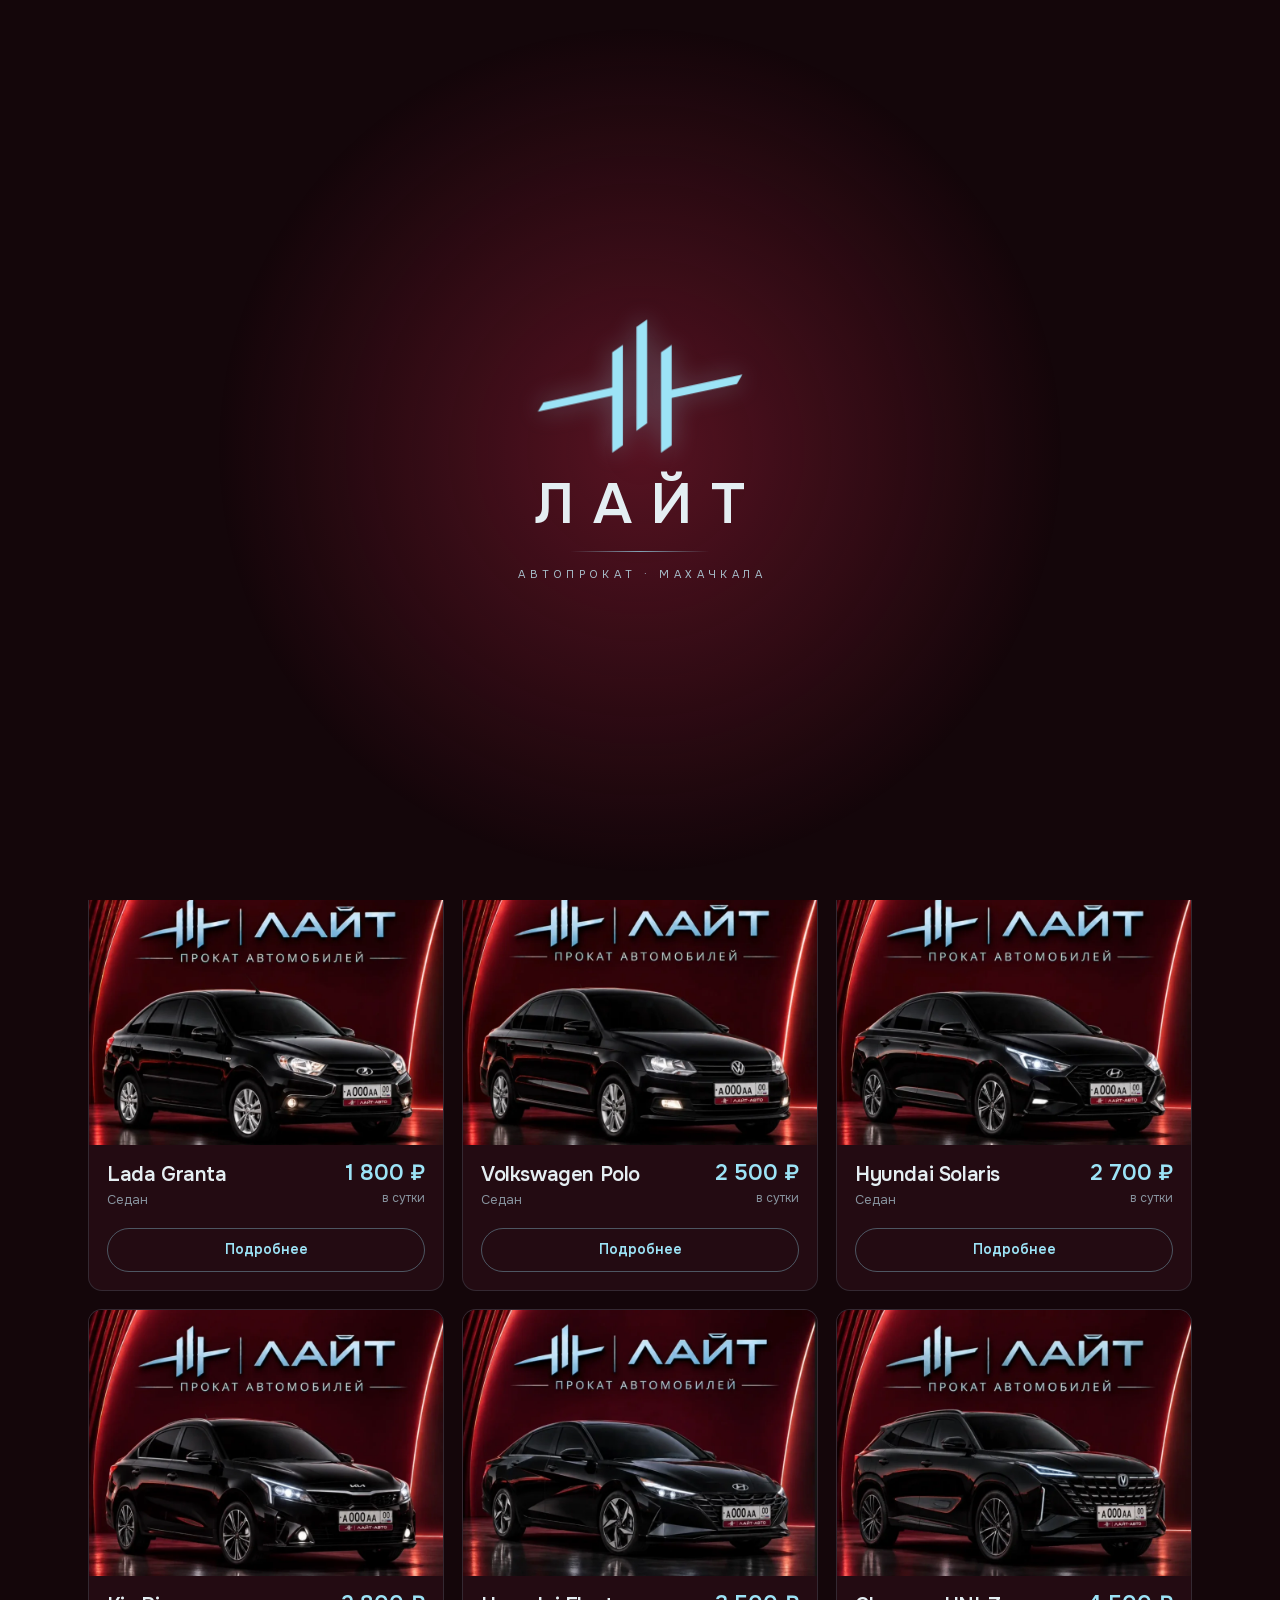
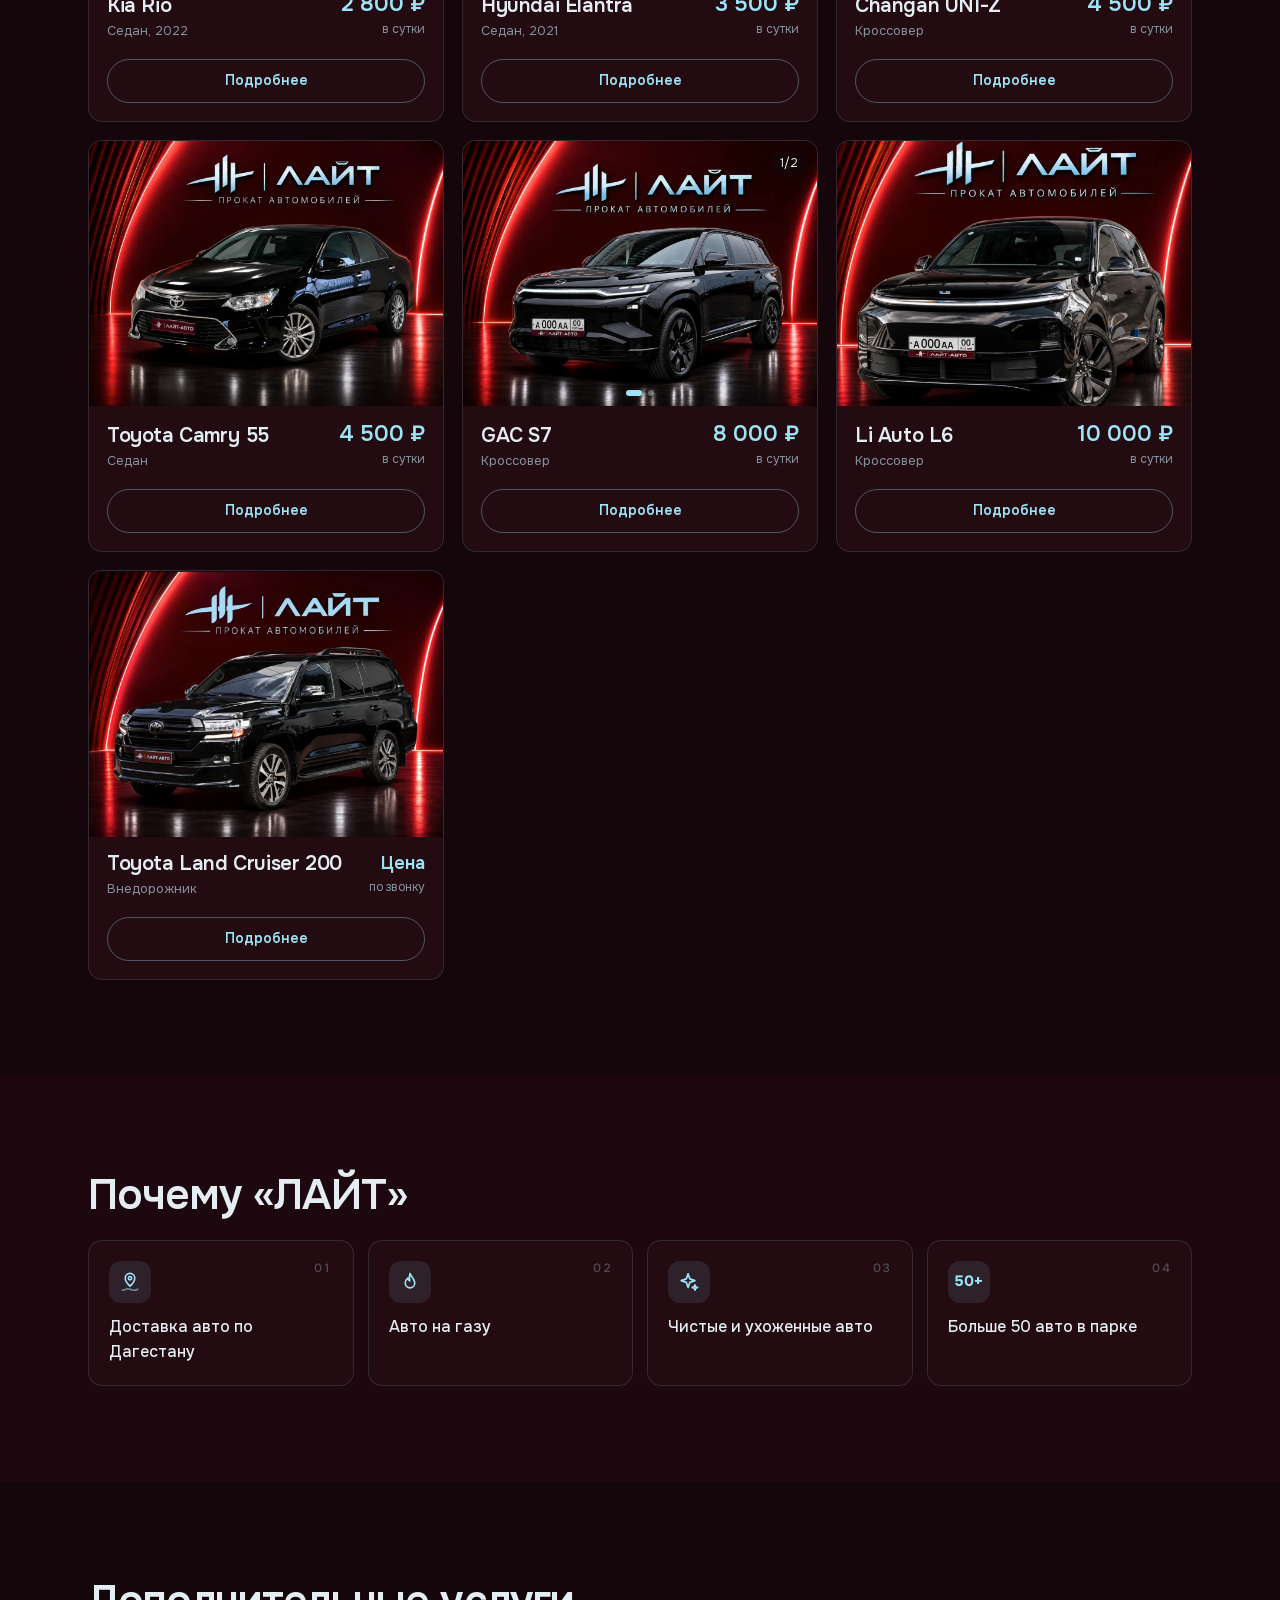
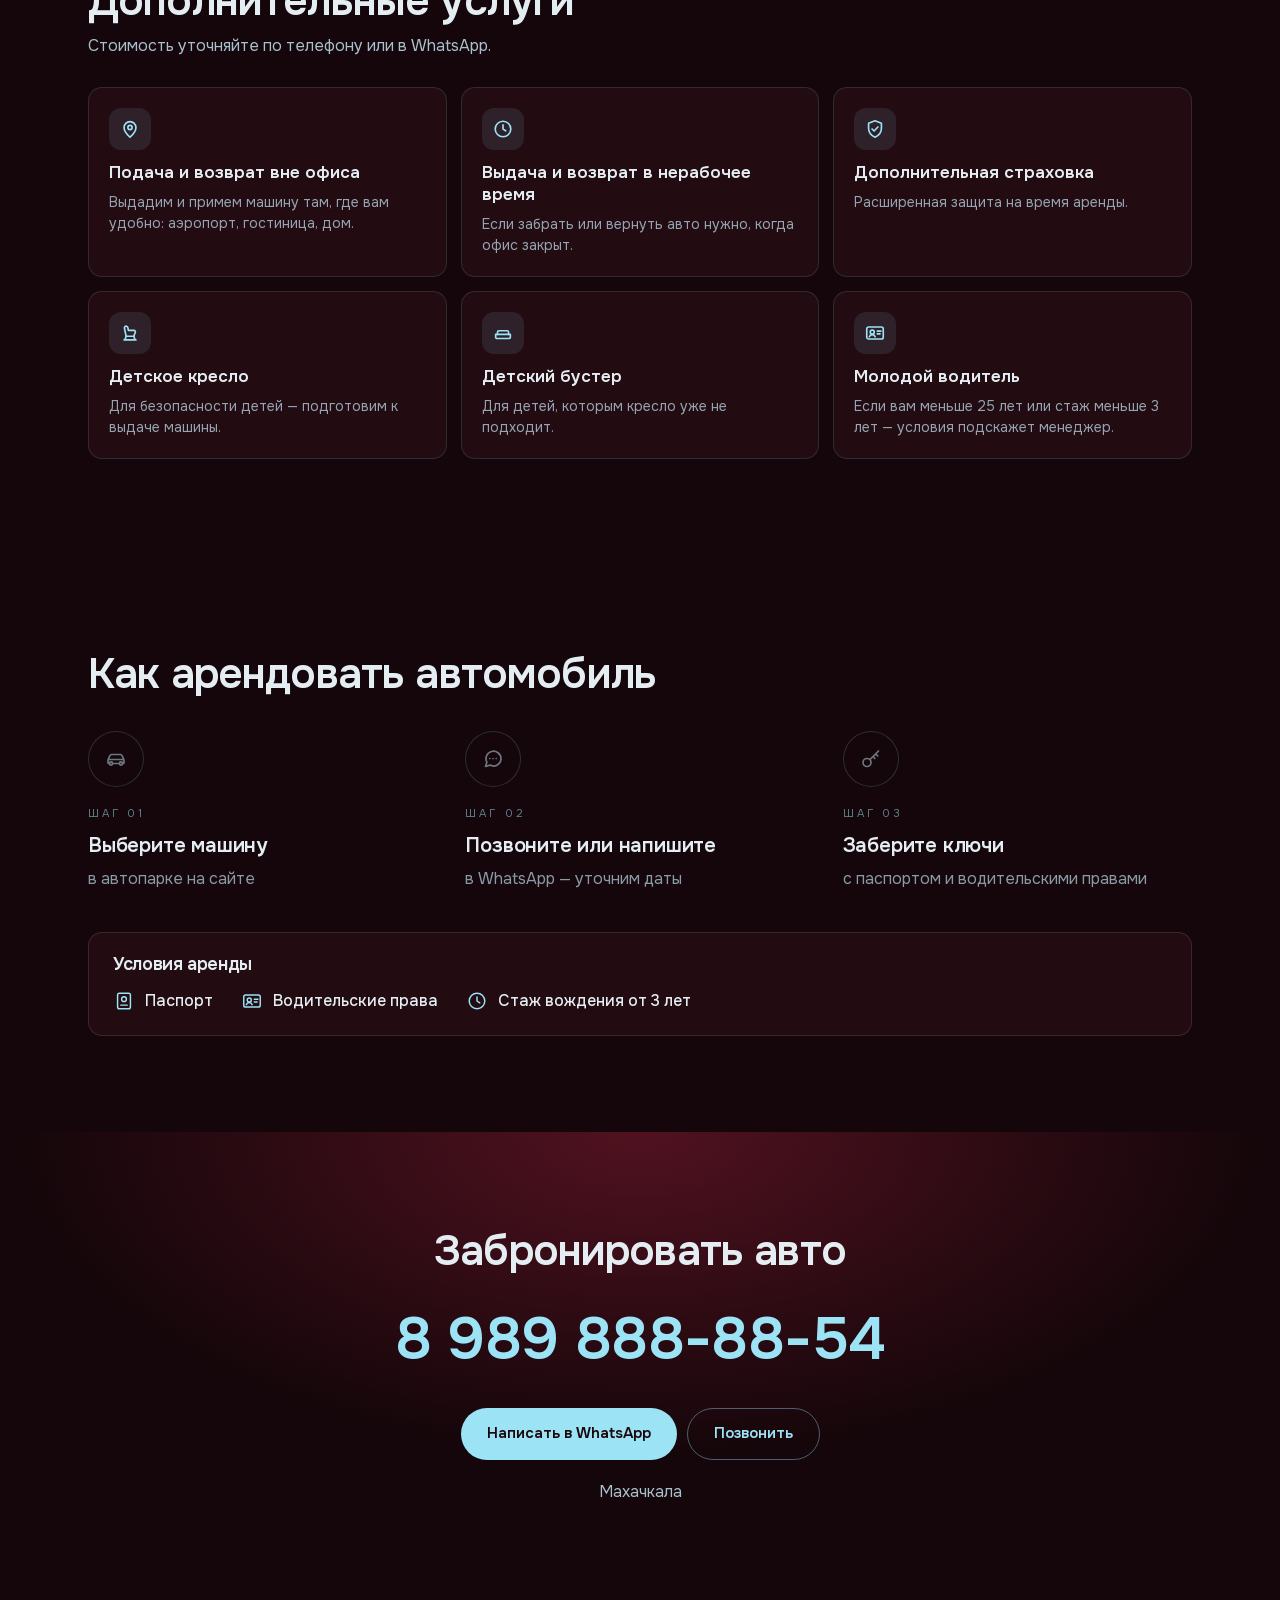
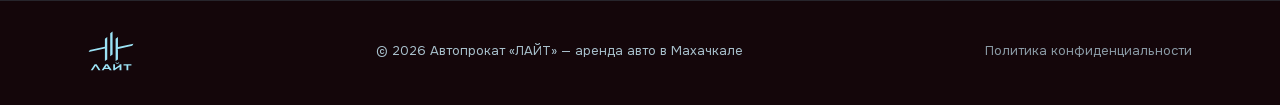
<file: index.html>
<!doctype html>
<html lang="ru">
<head>
<meta charset="utf-8">
<meta name="viewport" content="width=device-width, initial-scale=1, viewport-fit=cover">
<title>Аренда авто в Махачкале от 1 800 ₽/сутки — автопрокат «ЛАЙТ»</title>
<meta name="description" content="Автопрокат «ЛАЙТ» в Махачкале: аренда авто без водителя от 1 800 ₽ в сутки. Lada Granta, VW Polo, Hyundai Solaris, Kia Rio, Elantra, Changan, Toyota Camry, GAC S7, Li Auto L6, Toyota Land Cruiser 200. Доставка по Дагестану, авто на газу, больше 50 машин в парке. Тел. 8 989 888-88-54.">
<meta name="theme-color" content="#14060a">
<meta property="og:title" content="Аренда авто в Махачкале — автопрокат «ЛАЙТ»">
<meta property="og:description" content="Больше 50 автомобилей — от Лады Гранты до Toyota Land Cruiser 200. От 1 800 ₽ в сутки. Тел. 8 989 888-88-54.">
<meta property="og:type" content="website">
<meta property="og:locale" content="ru_RU">
<meta property="og:image" content="assets/img/cars/granta-0.webp">
<link rel="icon" type="image/svg+xml" href="assets/img/lite-mark.svg">
<link rel="icon" type="image/png" href="assets/img/lite-mark.png">
<script type="application/ld+json">{"@context":"https://schema.org","@type":"AutoRental","name":"Автопрокат «ЛАЙТ»","description":"Аренда автомобилей без водителя в Махачкале посуточно.","image":"assets/img/cars/granta-0.webp","logo":"assets/img/lite-logo.png","telephone":"+7 989 888-88-54","priceRange":"от 1 800 ₽ в сутки","areaServed":"Махачкала, Республика Дагестан","address":{"@type":"PostalAddress","addressLocality":"Махачкала","addressRegion":"Республика Дагестан","addressCountry":"RU"}}</script>
<script>document.documentElement.classList.add("js");try{if(!matchMedia("(prefers-reduced-motion: reduce)").matches)document.documentElement.classList.add("intro-on")}catch(e){}</script>
<link rel="stylesheet" href="css/fonts.css">
<link rel="stylesheet" href="css/style.css">
</head>
<body>

<!--
  ЗАГЛУШКИ / проверить у владельца:
  • Фото машин — брендированные картинки «ЛАЙТ» от автопроката (не живые фото конкретных машин)
  • Адрес офиса и часы работы — нет (контакты: только телефон и WhatsApp)
  • Реквизиты оператора ПДн в privacy.html
-->

<!-- ИНТРО: полоски знака вырастают → перекладина расходится → свечение → «ЛАЙТ» → линия → шторка -->
<div class="intro" id="intro" aria-hidden="true">
  <div class="intro__glow"></div>
  <div class="intro__in">
    <svg class="intro__mark" viewBox="0 0 481 317" width="481" height="317">
      <path class="im-b" style="--i:0" d="M176.8 80.6 201.3 63.3 201.3 293.9 176.8 311.2Z"/><path class="im-b" style="--i:1" d="M232.4 23.0 256.9 5.7 256.9 243.5 232.4 260.8Z"/><path class="im-b" style="--i:2" d="M288.6 80.6 313.1 63.3 313.1 293.9 288.6 311.2Z"/>
      <path class="im-x im-xl" d="M19.0 195.5 188.0 159.2 188.0 177.8 6.4 216.8Z"/><path class="im-x im-xr" d="M302.0 169.0 475.0 131.8 462.4 153.1 302.0 187.6Z"/>
    </svg>
    <p class="intro__word"><span style="--i:0">Л</span><span style="--i:1">А</span><span style="--i:2">Й</span><span style="--i:3">Т</span></p>
    <i class="intro__line"></i>
    <p class="intro__tag">автопрокат · Махачкала</p>
  </div>
</div>

<header class="hdr" id="hdr">
  <div class="wrap nav">
    <a href="#top" class="logo" aria-label="Автопрокат «ЛАЙТ» — наверх"><img src="assets/img/lite-logo.svg" alt="ЛАЙТ" width="481" height="414"></a>
    <nav class="menu" aria-label="Меню">
      <a href="#fleet">Автопарк</a>
      <a href="#how">Как арендовать</a>
      <a href="#contacts">Контакты</a>
    </nav>
    <a class="hdr-tel" href="tel:+79898888854">8 989 888-88-54</a>
  </div>
</header>

<main id="top">

<section class="hero">
  <div class="wrap hero-grid">
    <div class="hero-t">
      <p class="kicker">Автопрокат «ЛАЙТ»</p>
      <h1>Аренда авто<br>в Махачкале</h1>
      <p class="lead"><b>Больше 50 автомобилей</b> в парке — от Лады Гранты до Toyota Land Cruiser 200. Посуточно, без водителя, от <b>1 800 ₽</b> в сутки.</p>
      <div class="cta">
        <a class="btn btn-main" href="#fleet">Выбрать машину</a>
        <a class="btn btn-ghost" href="tel:+79898888854">Позвонить</a>
      </div>
    </div>
    <div class="hero-mark" aria-hidden="true">
      <svg viewBox="0 0 481 317" width="481" height="317">
        <defs>
          <clipPath id="hmClip"><path d="M176.8 80.6 201.3 63.3 201.3 293.9 176.8 311.2ZM232.4 23.0 256.9 5.7 256.9 243.5 232.4 260.8ZM288.6 80.6 313.1 63.3 313.1 293.9 288.6 311.2ZM19.0 195.5 188.0 159.2 188.0 177.8 6.4 216.8ZM302.0 169.0 475.0 131.8 462.4 153.1 302.0 187.6Z"/></clipPath>
          <linearGradient id="hmSheen" x1="0" x2="1"><stop offset="0" stop-color="#fff" stop-opacity="0"/><stop offset=".5" stop-color="#fff" stop-opacity=".75"/><stop offset="1" stop-color="#fff" stop-opacity="0"/></linearGradient>
        </defs>
        <path fill="#9ce3f6" d="M176.8 80.6 201.3 63.3 201.3 293.9 176.8 311.2ZM232.4 23.0 256.9 5.7 256.9 243.5 232.4 260.8ZM288.6 80.6 313.1 63.3 313.1 293.9 288.6 311.2ZM19.0 195.5 188.0 159.2 188.0 177.8 6.4 216.8ZM302.0 169.0 475.0 131.8 462.4 153.1 302.0 187.6Z"/>
        <g clip-path="url(#hmClip)"><g transform="skewX(-18)"><rect class="hm-sheen" x="-220" y="0" width="120" height="317" fill="url(#hmSheen)"/></g></g>
      </svg>
    </div>
  </div>
</section>

<section class="sec" id="fleet">
  <div class="wrap">
    <h2 class="rv">Автопарк и цены</h2>
    <p class="sub rv">Нажмите на машину — откроется подробнее. Цена за сутки.</p>
    <div class="cars" id="cars"></div>
  </div>
</section>

<section class="sec sec-soft">
  <div class="wrap">
    <h2 class="rv">Почему «ЛАЙТ»</h2>
    <ul class="feats rv-kids">
      <li class="ft ft-del"><span class="ft-n">01</span><span class="ic"><svg viewBox="0 0 24 24"><path pathLength="1" class="route" d="M3.5 21c2.6 0 3.8-1.6 6.3-1.6s3.7 1.6 6.3 1.6c1.5 0 2.7-.4 4.4-1.2"/><g class="pin"><path pathLength="1" d="M12 16.4s-5.2-4.7-5.2-8.6a5.2 5.2 0 0 1 10.4 0c0 3.9-5.2 8.6-5.2 8.6z"/><circle cx="12" cy="7.8" r="1.8"/></g></svg></span>Доставка авто по Дагестану</li>
      <li class="ft ft-gas"><span class="ft-n">02</span><span class="ic"><svg viewBox="0 0 24 24"><path pathLength="1" class="flame" d="M12 2.8c.9 3.4 5.2 5.6 5.2 10.4a5.2 5.2 0 0 1-10.4 0c0-2.6 1.3-4.3 2.7-5.5.3 1.7 1.1 2.7 2.2 3.2-.6-3-.6-5.4.3-8.1z"/></svg></span>Авто на газу</li>
      <li class="ft ft-clean"><span class="ft-n">03</span><span class="ic"><svg viewBox="0 0 24 24"><path pathLength="1" class="sp1" d="M11 3l1.9 5.6L18.5 10.5l-5.6 1.9L11 18l-1.9-5.6L3.5 10.5l5.6-1.9z"/><path pathLength="1" class="sp2" d="M18.5 15l.8 2.2 2.2.8-2.2.8-.8 2.2-.8-2.2-2.2-.8 2.2-.8z"/></svg></span>Чистые и ухоженные авто</li>
      <li class="ft ft-fleet"><span class="ft-n">04</span><span class="ic ic-num"><b>50+</b></span>Больше 50 авто в&nbsp;парке</li>
    </ul>
  </div>
</section>

<section class="sec" id="services">
  <div class="wrap">
    <h2 class="rv">Дополнительные услуги</h2>
    <p class="sub rv">Стоимость уточняйте по телефону или в WhatsApp.</p>
    <ul class="feats svc rv-kids">
      <li class="ft"><span class="ic"><svg viewBox="0 0 24 24"><path pathLength="1" d="M12 21s-6.5-5.8-6.5-10.6a6.5 6.5 0 0 1 13 0C18.5 15.2 12 21 12 21z"/><circle pathLength="1" cx="12" cy="10.3" r="2.3"/></svg></span><b>Подача и возврат вне офиса</b><span>Выдадим и примем машину там, где вам удобно: аэропорт, гостиница, дом.</span></li>
      <li class="ft"><span class="ic"><svg viewBox="0 0 24 24"><circle pathLength="1" cx="12" cy="12" r="8.5"/><path pathLength="1" d="M12 7.5V12l3 2"/></svg></span><b>Выдача и возврат в нерабочее время</b><span>Если забрать или вернуть авто нужно, когда офис закрыт.</span></li>
      <li class="ft"><span class="ic"><svg viewBox="0 0 24 24"><path pathLength="1" d="M12 3 5 5.8v5.4c0 4.4 3 8 7 9.8 4-1.8 7-5.4 7-9.8V5.8z"/><path pathLength="1" d="m8.8 12 2.2 2.2 4.2-4.4"/></svg></span><b>Дополнительная страховка</b><span>Расширенная защита на время аренды.</span></li>
      <li class="ft"><span class="ic"><svg viewBox="0 0 24 24"><path pathLength="1" d="M8 4.5c-1.4 0-2.3 1.2-2 2.6l1.8 8.4h8.4l1.6-4.3c.4-1-.4-2-1.4-2H10.2L9.8 6.6C9.6 5.4 9 4.5 8 4.5z"/><path pathLength="1" d="M7.8 15.5 6.5 19.5M16.2 15.5l1.3 4M5.5 19.5h13"/></svg></span><b>Детское кресло</b><span>Для безопасности детей — подготовим к выдаче машины.</span></li>
      <li class="ft"><span class="ic"><svg viewBox="0 0 24 24"><path pathLength="1" d="M4 13.5h16v3a1.5 1.5 0 0 1-1.5 1.5h-13A1.5 1.5 0 0 1 4 16.5z"/><path pathLength="1" d="M6 13.5V11a1.5 1.5 0 0 1 1.5-1.5h9A1.5 1.5 0 0 1 18 11v2.5"/></svg></span><b>Детский бустер</b><span>Для детей, которым кресло уже не подходит.</span></li>
      <li class="ft"><span class="ic"><svg viewBox="0 0 24 24"><rect pathLength="1" x="3" y="5.5" width="18" height="13" rx="2"/><circle pathLength="1" cx="9" cy="11" r="2.2"/><path pathLength="1" d="M5.8 16c.5-1.5 1.7-2.3 3.2-2.3s2.7.8 3.2 2.3M14.5 10h4M14.5 13h3"/></svg></span><b>Молодой водитель</b><span>Если вам меньше 25 лет или стаж меньше 3 лет — условия подскажет менеджер.</span></li>
    </ul>
  </div>
</section>
<section class="sec" id="how">
  <div class="wrap">
    <h2 class="rv">Как арендовать автомобиль</h2>
    <ol class="steps route">
      <li class="st"><span class="st-node"><svg viewBox="0 0 24 24"><path d="M4 15.5V13l1.8-4.2A2 2 0 0 1 7.6 7.5h8.8a2 2 0 0 1 1.8 1.3L20 13v2.5a1 1 0 0 1-1 1h-.4M4 15.5a1 1 0 0 0 1 1h.4M8.6 16.5h6.8M4.6 12.5h14.8"/><circle cx="7" cy="16.5" r="1.6"/><circle cx="17" cy="16.5" r="1.6"/></svg></span>
        <div class="st-t"><small>Шаг 01</small><b>Выберите машину</b><span>в автопарке на сайте</span></div></li>
      <li class="st"><span class="st-node"><svg viewBox="0 0 24 24"><path d="M20 11.5a7.5 7.5 0 0 1-11 6.6L4.5 19.5l1.4-4.2A7.5 7.5 0 1 1 20 11.5z"/><path d="M8.8 11.5h.01M12 11.5h.01M15.2 11.5h.01"/></svg></span>
        <div class="st-t"><small>Шаг 02</small><b>Позвоните или напишите</b><span>в WhatsApp — уточним даты</span></div></li>
      <li class="st"><span class="st-node"><svg viewBox="0 0 24 24"><circle cx="8" cy="15.5" r="4"/><path d="M11 12.5 19.5 4M16.6 6.9l2.1 2.1M14 9.5l1.8 1.8"/></svg></span>
        <div class="st-t"><small>Шаг 03</small><b>Заберите ключи</b><span>с паспортом и водительскими правами</span></div></li>
      <li class="route-rail" aria-hidden="true"><i></i></li>
    </ol>
    <div class="terms rv">
      <h3>Условия аренды</h3>
      <ul>
        <li><svg viewBox="0 0 24 24" aria-hidden="true"><rect x="5" y="3.5" width="14" height="17" rx="2"/><circle cx="12" cy="10" r="2.6"/><path d="M8.5 16.5h7"/></svg>Паспорт</li>
        <li><svg viewBox="0 0 24 24" aria-hidden="true"><rect x="3" y="5.5" width="18" height="13" rx="2"/><circle cx="9" cy="11" r="2.2"/><path d="M5.8 16c.5-1.5 1.7-2.3 3.2-2.3s2.7.8 3.2 2.3M14.5 10h4M14.5 13h3"/></svg>Водительские права</li>
        <li><svg viewBox="0 0 24 24" aria-hidden="true"><circle cx="12" cy="12" r="8.5"/><path d="M12 7.5V12l3 2"/></svg>Стаж вождения от 3 лет</li>
      </ul>
    </div>
  </div>
</section>

<section class="sec sec-cta" id="contacts">
  <div class="wrap contact">
    <h2 class="rv">Забронировать авто</h2>
    <a class="big-tel rv" href="tel:+79898888854">8 989 888-88-54</a>
    <div class="cta">
      <a class="btn btn-main" href="https://wa.me/79898888854?text=%D0%97%D0%B4%D1%80%D0%B0%D0%B2%D1%81%D1%82%D0%B2%D1%83%D0%B9%D1%82%D0%B5!%20%D0%A5%D0%BE%D1%87%D1%83%20%D0%B0%D1%80%D0%B5%D0%BD%D0%B4%D0%BE%D0%B2%D0%B0%D1%82%D1%8C%20%D0%B0%D0%B2%D1%82%D0%BE" target="_blank" rel="noopener">Написать в WhatsApp</a>
      <a class="btn btn-ghost" href="tel:+79898888854">Позвонить</a>
    </div>
    <p class="sub rv">Махачкала</p>
  </div>
</section>

</main>

<footer class="foot">
  <div class="wrap foot-in">
    <img src="assets/img/lite-logo.svg" alt="ЛАЙТ — автопрокат" width="481" height="414" class="foot-logo">
    <p>© <span id="yr">2026</span> Автопрокат «ЛАЙТ» — аренда авто в Махачкале</p>
    <a href="privacy.html">Политика конфиденциальности</a>
  </div>
</footer>

<div class="dock">
  <a class="btn btn-ghost" href="tel:+79898888854">Позвонить</a>
  <a class="btn btn-main" href="https://wa.me/79898888854" target="_blank" rel="noopener">WhatsApp</a>
</div>

<!-- окно «подробнее» -->
<dialog class="sheet" id="sheet" aria-labelledby="sheetName">
  <button class="sheet-x" id="sheetX" aria-label="Закрыть">×</button>
  <div class="gal gal-big" id="sheetGal"></div>
  <div class="sheet-body">
    <h3 id="sheetName"></h3>
    <p class="sheet-sub" id="sheetSub"></p>
    <ul class="specs" id="sheetSpecs"></ul>
    <p class="sheet-desc" id="sheetDesc"></p>
    <p class="sheet-terms"><b>Условия аренды:</b> паспорт, водительские права, стаж от&nbsp;3&nbsp;лет.</p>
    <p class="sheet-price" id="sheetPriceP"></p>
    <ul class="sheet-list">
      <li id="sheetGas">Авто на газу</li><li>Чистая и ухоженная</li><li>Доставка по Дагестану</li>
    </ul>
    <div class="cta">
      <a class="btn btn-main" id="sheetWa" href="https://wa.me/79898888854" target="_blank" rel="noopener">Забронировать в WhatsApp</a>
      <a class="btn btn-ghost" href="tel:+79898888854">Позвонить</a>
    </div>
  </div>
</dialog>

<script src="js/main.js"></script>
</body>
</html>
</file>
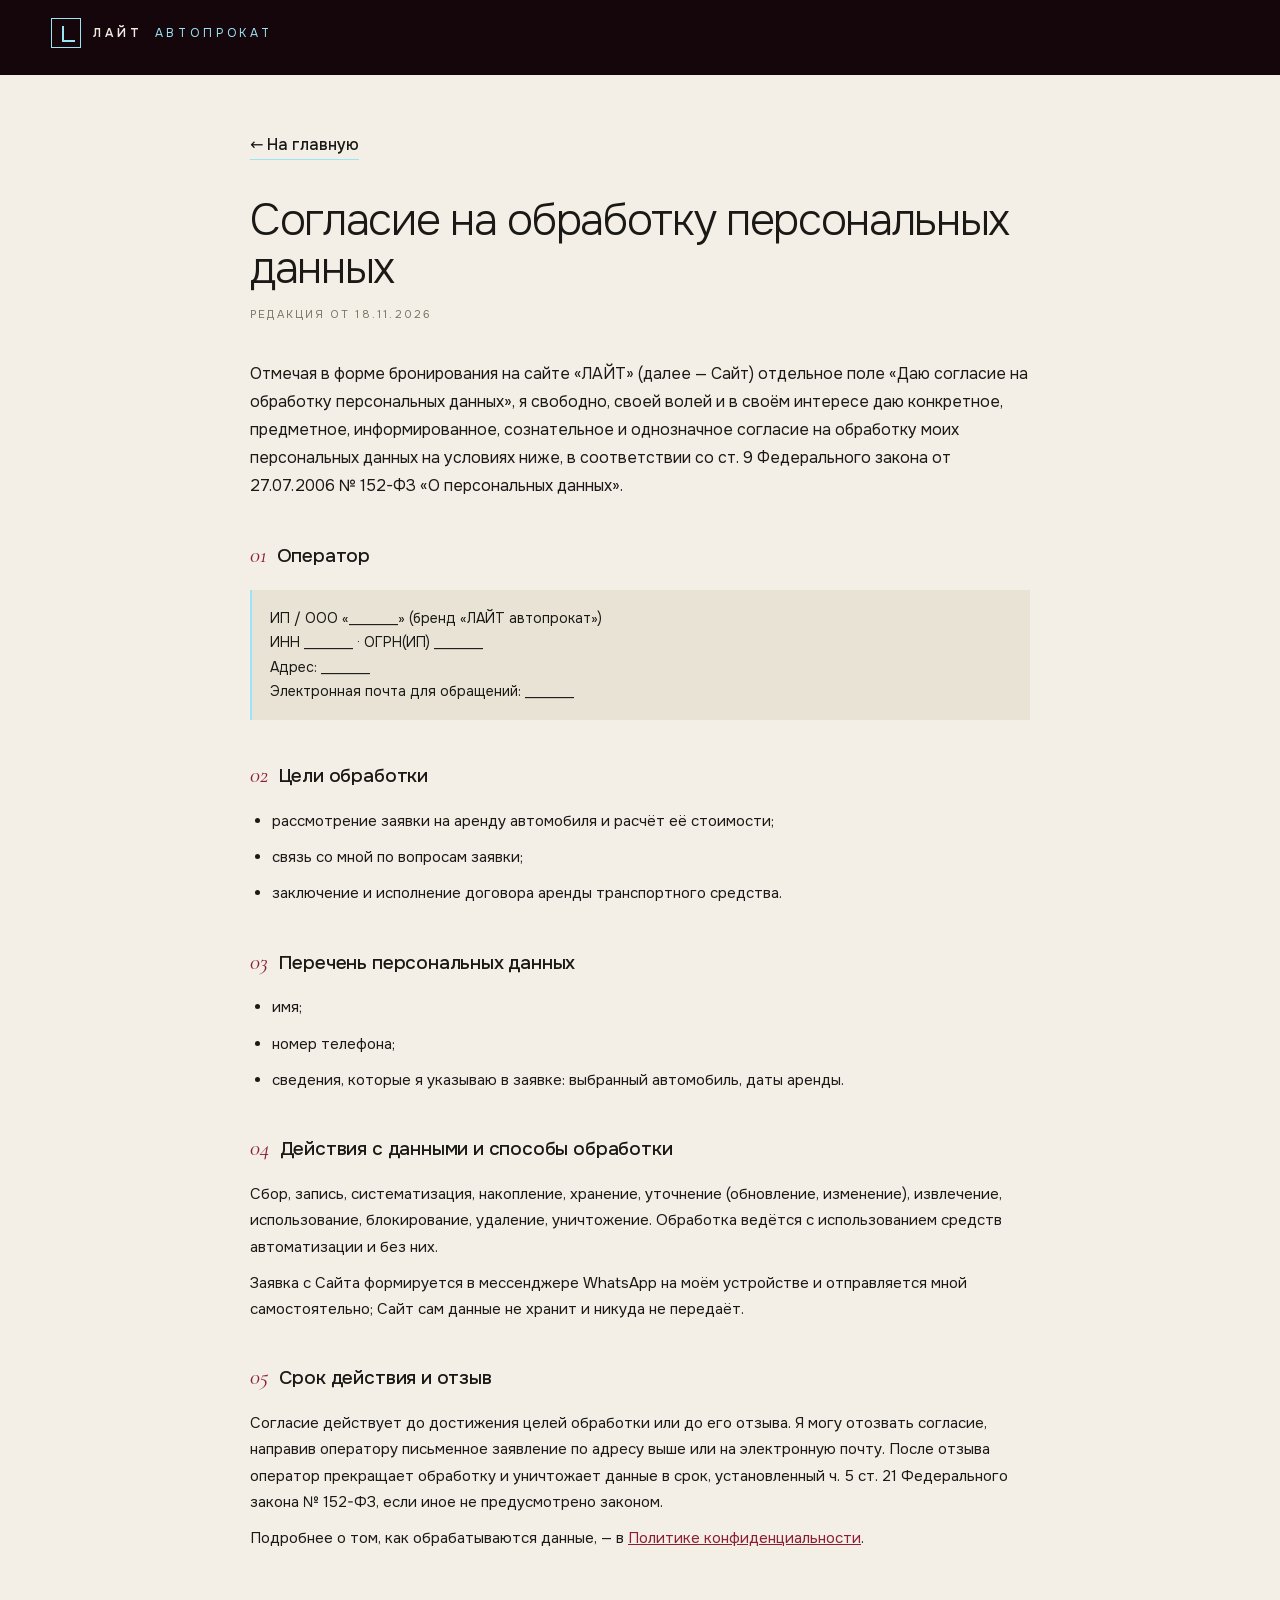
<file: consent.html>
<!DOCTYPE html>
<html lang="ru">
<head>
<meta charset="UTF-8">
<meta name="viewport" content="width=device-width, initial-scale=1">
<title>Согласие на обработку персональных данных — ЛАЙТ</title>
<meta name="robots" content="noindex">
<link rel="icon" href="data:image/svg+xml,%3Csvg xmlns='http://www.w3.org/2000/svg' viewBox='0 0 64 64'%3E%3Crect width='64' height='64' rx='14' fill='%230b0b0a'/%3E%3Cpath d='M18 16v32h28' stroke='%23c9a66b' stroke-width='5' fill='none'/%3E%3C/svg%3E">
<link rel="stylesheet" href="css/fonts.css">
<link rel="stylesheet" href="css/legal.css">
</head>
<body>
<div class="top"><a href="./" class="logo"><span class="mark"></span><b>ЛАЙТ</b> <i>автопрокат</i></a></div>
<main class="wrap">
  <a class="back" href="./">← На главную</a>
  <h1>Согласие на обработку персональных данных</h1>
  <div class="date">Редакция от 18.11.2026</div>

  <p class="lead">Отмечая в форме бронирования на сайте «ЛАЙТ» (далее — Сайт) отдельное поле «Даю согласие на обработку персональных данных», я свободно, своей волей и в своём интересе даю конкретное, предметное, информированное, сознательное и однозначное согласие на обработку моих персональных данных на условиях ниже, в соответствии со ст. 9 Федерального закона от 27.07.2006 № 152-ФЗ «О персональных данных».</p>

  <h2><span class="n">01</span>Оператор</h2>
  <div class="req">
    <!-- ЗАГЛУШКА: заменить на реальные данные владельца -->
    ИП / ООО «_______» (бренд «ЛАЙТ автопрокат»)<br>
    ИНН _______ · ОГРН(ИП) _______<br>
    Адрес: _______<br>
    Электронная почта для обращений: _______
  </div>

  <h2><span class="n">02</span>Цели обработки</h2>
  <ul>
    <li>рассмотрение заявки на аренду автомобиля и расчёт её стоимости;</li>
    <li>связь со мной по вопросам заявки;</li>
    <li>заключение и исполнение договора аренды транспортного средства.</li>
  </ul>

  <h2><span class="n">03</span>Перечень персональных данных</h2>
  <ul>
    <li>имя;</li>
    <li>номер телефона;</li>
    <li>сведения, которые я указываю в заявке: выбранный автомобиль, даты аренды.</li>
  </ul>

  <h2><span class="n">04</span>Действия с данными и способы обработки</h2>
  <p>Сбор, запись, систематизация, накопление, хранение, уточнение (обновление, изменение), извлечение, использование, блокирование, удаление, уничтожение. Обработка ведётся с использованием средств автоматизации и без них.</p>
  <p>Заявка с Сайта формируется в мессенджере WhatsApp на моём устройстве и отправляется мной самостоятельно; Сайт сам данные не хранит и никуда не передаёт.</p>

  <h2><span class="n">05</span>Срок действия и отзыв</h2>
  <p>Согласие действует до достижения целей обработки или до его отзыва. Я могу отозвать согласие, направив оператору письменное заявление по адресу выше или на электронную почту. После отзыва оператор прекращает обработку и уничтожает данные в срок, установленный ч. 5 ст. 21 Федерального закона № 152-ФЗ, если иное не предусмотрено законом.</p>

  <p>Подробнее о том, как обрабатываются данные, — в <a href="privacy.html">Политике конфиденциальности</a>.</p>
</main>
</body>
</html>
</file>
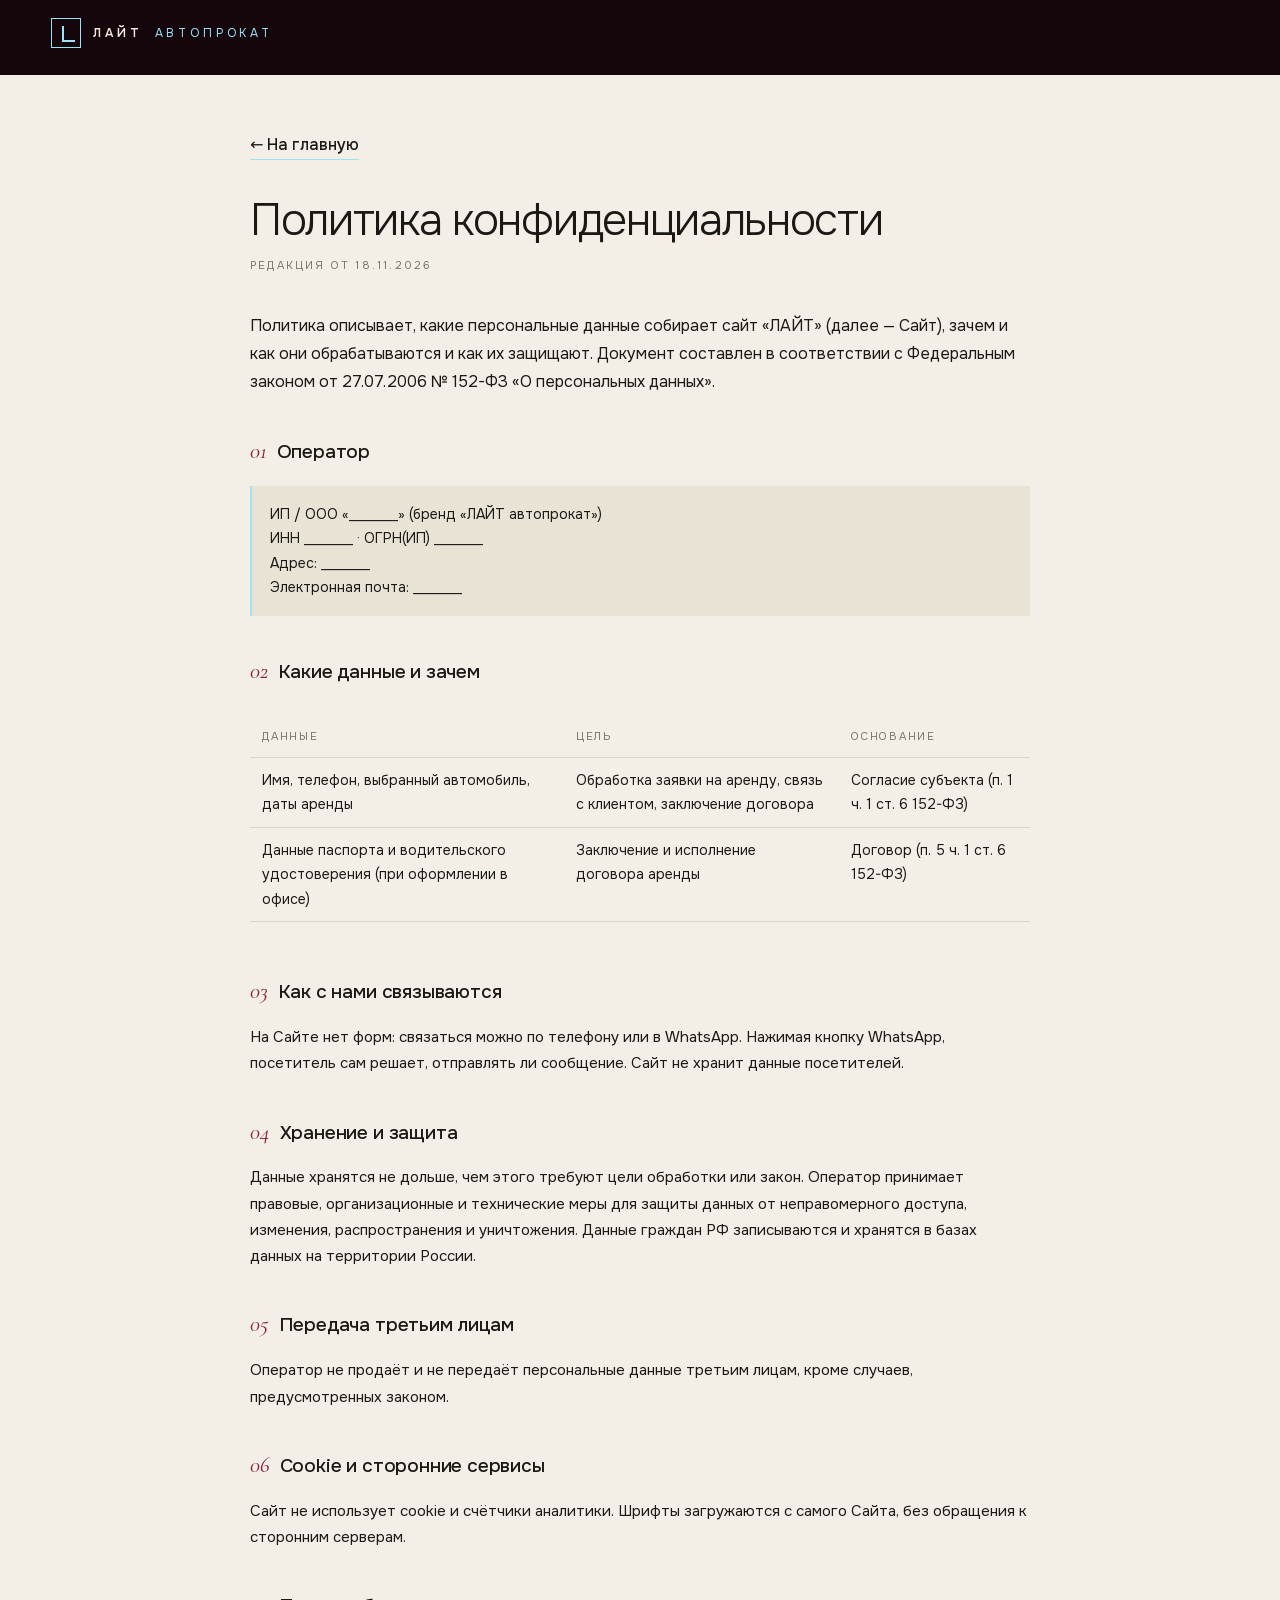
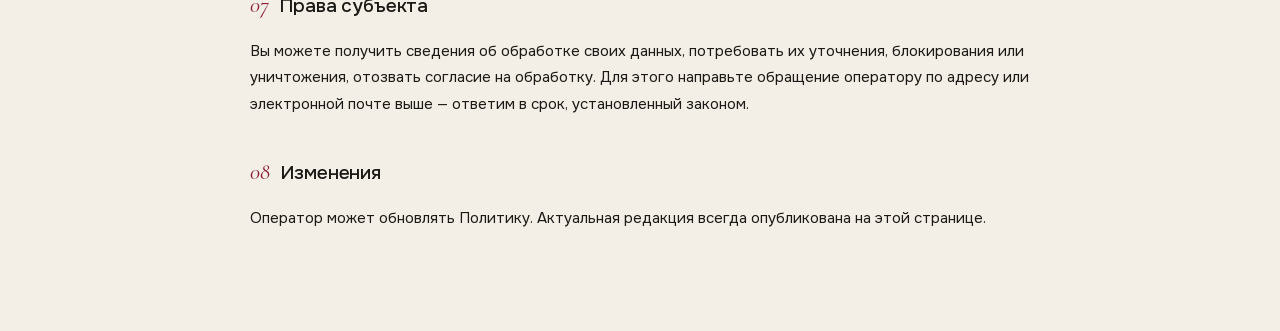
<file: privacy.html>
<!DOCTYPE html>
<html lang="ru">
<head>
<meta charset="UTF-8">
<meta name="viewport" content="width=device-width, initial-scale=1">
<title>Политика конфиденциальности — ЛАЙТ</title>
<meta name="robots" content="noindex">
<link rel="icon" href="data:image/svg+xml,%3Csvg xmlns='http://www.w3.org/2000/svg' viewBox='0 0 64 64'%3E%3Crect width='64' height='64' rx='14' fill='%230b0b0a'/%3E%3Cpath d='M18 16v32h28' stroke='%23c9a66b' stroke-width='5' fill='none'/%3E%3C/svg%3E">
<link rel="stylesheet" href="css/fonts.css">
<link rel="stylesheet" href="css/legal.css">
</head>
<body>
<div class="top"><a href="./" class="logo"><span class="mark"></span><b>ЛАЙТ</b> <i>автопрокат</i></a></div>
<main class="wrap">
  <a class="back" href="./">← На главную</a>
  <h1>Политика конфиденциальности</h1>
  <div class="date">Редакция от 18.11.2026</div>

  <p class="lead">Политика описывает, какие персональные данные собирает сайт «ЛАЙТ» (далее — Сайт), зачем и как они обрабатываются и как их защищают. Документ составлен в соответствии с Федеральным законом от 27.07.2006 № 152-ФЗ «О персональных данных».</p>

  <h2><span class="n">01</span>Оператор</h2>
  <div class="req">
    <!-- ЗАГЛУШКА: заменить на реальные данные владельца -->
    ИП / ООО «_______» (бренд «ЛАЙТ автопрокат»)<br>
    ИНН _______ · ОГРН(ИП) _______<br>
    Адрес: _______<br>
    Электронная почта: _______
  </div>

  <h2><span class="n">02</span>Какие данные и зачем</h2>
  <div class="tbl">
    <table>
      <tr><th>Данные</th><th>Цель</th><th>Основание</th></tr>
      <tr><td>Имя, телефон, выбранный автомобиль, даты аренды</td><td>Обработка заявки на аренду, связь с клиентом, заключение договора</td><td>Согласие субъекта (п. 1 ч. 1 ст. 6 152-ФЗ)</td></tr>
      <tr><td>Данные паспорта и водительского удостоверения (при оформлении в офисе)</td><td>Заключение и исполнение договора аренды</td><td>Договор (п. 5 ч. 1 ст. 6 152-ФЗ)</td></tr>
    </table>
  </div>

  <h2><span class="n">03</span>Как с нами связываются</h2>
  <p>На Сайте нет форм: связаться можно по телефону или в WhatsApp. Нажимая кнопку WhatsApp, посетитель сам решает, отправлять ли сообщение. Сайт не хранит данные посетителей.</p>

  <h2><span class="n">04</span>Хранение и защита</h2>
  <p>Данные хранятся не дольше, чем этого требуют цели обработки или закон. Оператор принимает правовые, организационные и технические меры для защиты данных от неправомерного доступа, изменения, распространения и уничтожения. Данные граждан РФ записываются и хранятся в базах данных на территории России.</p>

  <h2><span class="n">05</span>Передача третьим лицам</h2>
  <p>Оператор не продаёт и не передаёт персональные данные третьим лицам, кроме случаев, предусмотренных законом.</p>

  <h2 id="cookies"><span class="n">06</span>Cookie и сторонние сервисы</h2>
  <p>Сайт не использует cookie и счётчики аналитики. Шрифты загружаются с самого Сайта, без обращения к сторонним серверам.</p>

  <h2><span class="n">07</span>Права субъекта</h2>
  <p>Вы можете получить сведения об обработке своих данных, потребовать их уточнения, блокирования или уничтожения, отозвать согласие на обработку. Для этого направьте обращение оператору по адресу или электронной почте выше — ответим в срок, установленный законом.</p>

  <h2><span class="n">08</span>Изменения</h2>
  <p>Оператор может обновлять Политику. Актуальная редакция всегда опубликована на этой странице.</p>
</main>
</body>
</html>
</file>
<file: css/fonts.css>
/* Шрифты лежат на сайте: без запросов к Google, IP посетителей не уходит за рубеж. Лицензия SIL OFL. */
@font-face {
  font-family: 'Cormorant Garamond';
  font-style: italic;
  font-weight: 400;
  font-display: swap;
  src: url(../assets/fonts/cormorant-garamond-italic-400-cyrillic-160db4.woff2) format('woff2');
  unicode-range: U+0301, U+0400-045F, U+0490-0491, U+04B0-04B1, U+2116;
}
@font-face {
  font-family: 'Cormorant Garamond';
  font-style: italic;
  font-weight: 400;
  font-display: swap;
  src: url(../assets/fonts/cormorant-garamond-italic-400-latin-ext-d4b577.woff2) format('woff2');
  unicode-range: U+0100-02BA, U+02BD-02C5, U+02C7-02CC, U+02CE-02D7, U+02DD-02FF, U+0304, U+0308, U+0329, U+1D00-1DBF, U+1E00-1E9F, U+1EF2-1EFF, U+2020, U+20A0-20AB, U+20AD-20C4, U+2113, U+2C60-2C7F, U+A720-A7FF;
}
@font-face {
  font-family: 'Cormorant Garamond';
  font-style: italic;
  font-weight: 400;
  font-display: swap;
  src: url(../assets/fonts/cormorant-garamond-italic-400-latin-b0fa09.woff2) format('woff2');
  unicode-range: U+0000-00FF, U+0131, U+0152-0153, U+02BB-02BC, U+02C6, U+02DA, U+02DC, U+0304, U+0308, U+0329, U+2000-206F, U+20AC, U+2122, U+2191, U+2193, U+2212, U+2215, U+FEFF, U+FFFD;
}
@font-face {
  font-family: 'Cormorant Garamond';
  font-style: italic;
  font-weight: 500;
  font-display: swap;
  src: url(../assets/fonts/cormorant-garamond-italic-400-cyrillic-160db4.woff2) format('woff2');
  unicode-range: U+0301, U+0400-045F, U+0490-0491, U+04B0-04B1, U+2116;
}
@font-face {
  font-family: 'Cormorant Garamond';
  font-style: italic;
  font-weight: 500;
  font-display: swap;
  src: url(../assets/fonts/cormorant-garamond-italic-400-latin-ext-d4b577.woff2) format('woff2');
  unicode-range: U+0100-02BA, U+02BD-02C5, U+02C7-02CC, U+02CE-02D7, U+02DD-02FF, U+0304, U+0308, U+0329, U+1D00-1DBF, U+1E00-1E9F, U+1EF2-1EFF, U+2020, U+20A0-20AB, U+20AD-20C4, U+2113, U+2C60-2C7F, U+A720-A7FF;
}
@font-face {
  font-family: 'Cormorant Garamond';
  font-style: italic;
  font-weight: 500;
  font-display: swap;
  src: url(../assets/fonts/cormorant-garamond-italic-400-latin-b0fa09.woff2) format('woff2');
  unicode-range: U+0000-00FF, U+0131, U+0152-0153, U+02BB-02BC, U+02C6, U+02DA, U+02DC, U+0304, U+0308, U+0329, U+2000-206F, U+20AC, U+2122, U+2191, U+2193, U+2212, U+2215, U+FEFF, U+FFFD;
}
@font-face {
  font-family: 'Cormorant Garamond';
  font-style: normal;
  font-weight: 500;
  font-display: swap;
  src: url(../assets/fonts/cormorant-garamond-normal-500-cyrillic-4707ef.woff2) format('woff2');
  unicode-range: U+0301, U+0400-045F, U+0490-0491, U+04B0-04B1, U+2116;
}
@font-face {
  font-family: 'Cormorant Garamond';
  font-style: normal;
  font-weight: 500;
  font-display: swap;
  src: url(../assets/fonts/cormorant-garamond-normal-500-latin-ext-e1f7cd.woff2) format('woff2');
  unicode-range: U+0100-02BA, U+02BD-02C5, U+02C7-02CC, U+02CE-02D7, U+02DD-02FF, U+0304, U+0308, U+0329, U+1D00-1DBF, U+1E00-1E9F, U+1EF2-1EFF, U+2020, U+20A0-20AB, U+20AD-20C4, U+2113, U+2C60-2C7F, U+A720-A7FF;
}
@font-face {
  font-family: 'Cormorant Garamond';
  font-style: normal;
  font-weight: 500;
  font-display: swap;
  src: url(../assets/fonts/cormorant-garamond-normal-500-latin-ec4225.woff2) format('woff2');
  unicode-range: U+0000-00FF, U+0131, U+0152-0153, U+02BB-02BC, U+02C6, U+02DA, U+02DC, U+0304, U+0308, U+0329, U+2000-206F, U+20AC, U+2122, U+2191, U+2193, U+2212, U+2215, U+FEFF, U+FFFD;
}
@font-face {
  font-family: 'Cormorant Garamond';
  font-style: normal;
  font-weight: 600;
  font-display: swap;
  src: url(../assets/fonts/cormorant-garamond-normal-500-cyrillic-4707ef.woff2) format('woff2');
  unicode-range: U+0301, U+0400-045F, U+0490-0491, U+04B0-04B1, U+2116;
}
@font-face {
  font-family: 'Cormorant Garamond';
  font-style: normal;
  font-weight: 600;
  font-display: swap;
  src: url(../assets/fonts/cormorant-garamond-normal-500-latin-ext-e1f7cd.woff2) format('woff2');
  unicode-range: U+0100-02BA, U+02BD-02C5, U+02C7-02CC, U+02CE-02D7, U+02DD-02FF, U+0304, U+0308, U+0329, U+1D00-1DBF, U+1E00-1E9F, U+1EF2-1EFF, U+2020, U+20A0-20AB, U+20AD-20C4, U+2113, U+2C60-2C7F, U+A720-A7FF;
}
@font-face {
  font-family: 'Cormorant Garamond';
  font-style: normal;
  font-weight: 600;
  font-display: swap;
  src: url(../assets/fonts/cormorant-garamond-normal-500-latin-ec4225.woff2) format('woff2');
  unicode-range: U+0000-00FF, U+0131, U+0152-0153, U+02BB-02BC, U+02C6, U+02DA, U+02DC, U+0304, U+0308, U+0329, U+2000-206F, U+20AC, U+2122, U+2191, U+2193, U+2212, U+2215, U+FEFF, U+FFFD;
}
@font-face {
  font-family: 'Onest';
  font-style: normal;
  font-weight: 300 700;
  font-display: swap;
  src: url(../assets/fonts/onest-normal-300-700-cyrillic-d1abf1.woff2) format('woff2');
  unicode-range: U+0301, U+0400-045F, U+0490-0491, U+04B0-04B1, U+2116;
}
@font-face {
  font-family: 'Onest';
  font-style: normal;
  font-weight: 300 700;
  font-display: swap;
  src: url(../assets/fonts/onest-normal-300-700-latin-ext-960412.woff2) format('woff2');
  unicode-range: U+0100-02BA, U+02BD-02C5, U+02C7-02CC, U+02CE-02D7, U+02DD-02FF, U+0304, U+0308, U+0329, U+1D00-1DBF, U+1E00-1E9F, U+1EF2-1EFF, U+2020, U+20A0-20AB, U+20AD-20C4, U+2113, U+2C60-2C7F, U+A720-A7FF;
}
@font-face {
  font-family: 'Onest';
  font-style: normal;
  font-weight: 300 700;
  font-display: swap;
  src: url(../assets/fonts/onest-normal-300-700-latin-fd7dbb.woff2) format('woff2');
  unicode-range: U+0000-00FF, U+0131, U+0152-0153, U+02BB-02BC, U+02C6, U+02DA, U+02DC, U+0304, U+0308, U+0329, U+2000-206F, U+20AC, U+2122, U+2191, U+2193, U+2212, U+2215, U+FEFF, U+FFFD;
}
</file>
<file: css/style.css>
/* Автопрокат «ЛАЙТ» — максимально просто: бордовый фон, пепельно-голубые надписи */
:root{
  --bg:#14060a; --bg2:#1c080e; --card:#230b12; --burg:#6d1428; --burg2:#8c1d35;
  --ash:#a9c1cd; --ink:#e4eef2; --cyan:#9ce3f6; --line:rgba(156,227,246,.14);
  --pad:clamp(18px,4vw,48px); --max:1200px; --r:14px;
  --ease:cubic-bezier(.23,1,.32,1); --ease-io:cubic-bezier(.77,0,.175,1);
}
*{box-sizing:border-box;margin:0;padding:0}
html{scroll-behavior:smooth;-webkit-text-size-adjust:100%;overflow-x:clip}
body{background:var(--bg);color:var(--ash);font-family:Onest,system-ui,sans-serif;font-size:16px;line-height:1.55;-webkit-font-smoothing:antialiased;overflow-x:clip}
img{display:block;max-width:100%}
a{color:inherit;text-decoration:none}
button{font:inherit;color:inherit;background:none;border:0;cursor:pointer}
.wrap{max-width:var(--max);margin:0 auto;padding:0 var(--pad)}
h1,h2,h3{color:var(--ink);font-weight:600;letter-spacing:-.02em;line-height:1.1}
h2{font-size:clamp(28px,3.6vw,42px);margin-bottom:10px}
.sub{color:var(--ash);opacity:.8;margin-bottom:28px}
.sec{padding:clamp(56px,8vw,96px) 0}
.sec-soft{background:var(--bg2)}

/* кнопки */
.btn{display:inline-flex;align-items:center;justify-content:center;height:52px;padding:0 26px;border-radius:999px;font-weight:600;font-size:15px;transition:background-color .2s ease,color .2s ease,border-color .2s ease,transform 140ms var(--ease);white-space:nowrap}
.btn:active{transform:scale(.97)}
.btn-main{background:var(--cyan);color:#1a070c}
.btn-ghost{border:1px solid rgba(156,227,246,.4);color:var(--cyan)}
@media (hover:hover) and (pointer:fine){
  .btn-main:hover{background:#c4f0fb}
  .btn-ghost:hover{border-color:var(--cyan);background:rgba(156,227,246,.08)}
  .menu a:hover,.hdr-tel:hover{color:var(--cyan)}
}
.cta{display:flex;gap:10px;flex-wrap:wrap}

/* шапка */
.hdr{position:sticky;top:0;z-index:50;background:rgba(20,6,10,.86);backdrop-filter:blur(12px);-webkit-backdrop-filter:blur(12px);border-bottom:1px solid var(--line)}
.nav{display:flex;align-items:center;justify-content:space-between;gap:20px;height:68px}
.logo img{height:44px;width:auto}
.menu{display:flex;gap:28px;font-size:15px}
.hdr-tel{color:var(--cyan);font-weight:600;font-size:16px;transition:color .2s}

/* первый экран */
.hero{position:relative;overflow:hidden;padding:clamp(56px,9vw,110px) 0 clamp(56px,8vw,96px);background:radial-gradient(70% 90% at 85% 40%,rgba(141,29,53,.55),transparent 70%),radial-gradient(50% 60% at 10% 100%,rgba(109,20,40,.35),transparent 70%)}
.hero-grid{display:grid;grid-template-columns:1.15fr .85fr;align-items:center;gap:40px}
.kicker{color:var(--cyan);font-size:13px;letter-spacing:.2em;text-transform:uppercase;font-weight:600;margin-bottom:16px}
.hero h1{font-size:clamp(40px,6.4vw,78px);margin-bottom:18px}
.lead{font-size:clamp(17px,1.6vw,20px);max-width:520px;margin-bottom:28px}
.lead b{color:var(--ink)}

/* автопарк */
.cars{display:grid;grid-template-columns:repeat(3,1fr);gap:18px}
.car{background:var(--card);border:1px solid var(--line);border-radius:var(--r);overflow:hidden;display:flex;flex-direction:column;cursor:pointer;transition:border-color .2s ease,transform .25s var(--ease)}
@media (hover:hover) and (pointer:fine){.car:hover{border-color:rgba(156,227,246,.4);transform:translateY(-3px)}}
.car-body{padding:16px 18px 18px;display:flex;align-items:flex-end;justify-content:space-between;gap:12px}
.car h3{font-size:20px}
.car small{display:block;font-size:13px;color:var(--ash);opacity:.75;margin-top:4px}
.car-price{text-align:right;white-space:nowrap}
.car-price b{display:block;color:var(--cyan);font-size:22px;font-weight:600;line-height:1.1}
.car-price span{font-size:12px;opacity:.75}
.car-more{margin:0 18px 18px;height:44px;border-radius:999px;border:1px solid rgba(156,227,246,.35);color:var(--cyan);font-weight:600;font-size:14px;transition:background-color .2s ease}
@media (hover:hover) and (pointer:fine){.car:hover .car-more{background:rgba(156,227,246,.1)}}

/* галерея: листается пальцем (scroll-snap), точки и стрелки */
.gal{position:relative;background:radial-gradient(90% 80% at 50% 40%,#3a0c18,#14060a)}
.gal-track{display:flex;overflow-x:auto;overflow-y:hidden;scroll-snap-type:x mandatory;scrollbar-width:none;overscroll-behavior-x:contain;touch-action:pan-x pan-y}
.gal-track.one{overflow:hidden;touch-action:auto}
.gal-track img{display:block}
.gal-track::-webkit-scrollbar{display:none}
.gal-track img{flex:0 0 100%;width:100%;aspect-ratio:4/3;object-fit:contain;scroll-snap-align:center;user-select:none;-webkit-user-drag:none}
.gal-track img.cover{object-fit:cover}
.gal-dots{position:absolute;left:0;right:0;bottom:10px;display:flex;justify-content:center;gap:6px;pointer-events:none}
.gal-dots i{width:6px;height:6px;border-radius:50%;background:rgba(228,238,242,.35);transition:background-color .2s,width .2s var(--ease)}
.gal-dots i.on{background:var(--cyan);width:16px;border-radius:3px}
.gal-arr{position:absolute;top:50%;width:38px;height:38px;margin-top:-19px;border-radius:50%;background:rgba(20,6,10,.7);color:var(--ink);font-size:20px;line-height:38px;text-align:center;opacity:0;transition:opacity .2s}
.gal-arr.l{left:10px}.gal-arr.r{right:10px}
@media (hover:hover) and (pointer:fine){.gal:hover .gal-arr{opacity:1}}
.gal-n{position:absolute;top:10px;right:10px;font-size:12px;background:rgba(20,6,10,.7);color:var(--ink);border-radius:999px;padding:3px 9px}

/* плюсы */
.feats{list-style:none;display:grid;grid-template-columns:repeat(4,1fr);gap:14px;margin-top:22px}
.feats li{background:var(--card);border:1px solid var(--line);border-radius:var(--r);padding:20px;color:var(--ink);font-weight:500;display:flex;flex-direction:column;gap:12px}
.ic{width:42px;height:42px;border-radius:12px;background:rgba(156,227,246,.1);display:grid;place-items:center}
.ic svg{width:22px;height:22px;fill:none;stroke:var(--cyan);stroke-width:1.8;stroke-linecap:round;stroke-linejoin:round}

/* шаги */

/* контакты */
.sec-cta{background:radial-gradient(70% 100% at 50% 0%,rgba(141,29,53,.5),transparent 70%)}
.contact{text-align:center;display:flex;flex-direction:column;align-items:center}
.big-tel{font-size:clamp(34px,6vw,60px);font-weight:600;color:var(--cyan);letter-spacing:-.01em;margin:8px 0 22px}
.contact .cta{justify-content:center}
.contact .sub{margin:20px 0 0}

/* подвал */
.foot{border-top:1px solid var(--line);padding:30px 0 34px;font-size:13px}
.foot-in{display:flex;align-items:center;justify-content:space-between;gap:16px;flex-wrap:wrap}
.foot-logo{height:40px;width:auto}
.foot a{opacity:.8}

/* окно «подробнее» */
.sheet{width:min(860px,94vw);max-height:92vh;max-height:92dvh;margin:auto;border:1px solid var(--line);border-radius:18px;background:var(--bg2);color:var(--ash);padding:0;overflow-y:auto;overflow-x:hidden;overscroll-behavior:contain;-webkit-overflow-scrolling:touch}
.sheet::backdrop{background:rgba(8,2,4,.75);backdrop-filter:blur(4px)}
.sheet[open]{animation:sheetIn .35s var(--ease)}
@keyframes sheetIn{from{opacity:0;transform:translateY(24px) scale(.98)}to{opacity:1;transform:none}}
.sheet-x{position:absolute;top:10px;right:12px;z-index:3;width:40px;height:40px;border-radius:50%;background:rgba(20,6,10,.8);color:var(--ink);font-size:26px;line-height:40px}
.gal-big .gal-track img{aspect-ratio:16/10}
.sheet-body{padding:22px 24px 26px}
.sheet-body h3{font-size:clamp(24px,3vw,32px)}
.sheet-sub{opacity:.8;margin:4px 0 14px}
.sheet-price{font-size:15px;margin-bottom:16px}
.sheet-price b{color:var(--cyan);font-size:30px;font-weight:600}
.sheet-list{list-style:none;display:flex;flex-wrap:wrap;gap:8px;margin-bottom:20px}
.sheet-list li{border:1px solid var(--line);border-radius:999px;padding:6px 12px;font-size:13px;color:var(--ink)}

/* мобильная панель */
.dock{display:none}

/* интро */

/* адаптив */
@media (max-width:980px){
  .cars{grid-template-columns:repeat(2,1fr)}
  .feats{grid-template-columns:repeat(2,1fr)}
}
@media (max-width:760px){
  .menu{display:none}
  .hero-grid{grid-template-columns:1fr}
  .hero-mark{order:-1}
  .hero-t{text-align:center}
  .hero .lead{margin-inline:auto}
  .hero .cta{justify-content:center}
}
@media (max-width:600px){
  body{padding-bottom:76px}
  .nav{height:60px}
  .logo img{height:38px}
  .hdr-tel{font-size:15px}
  .cars{grid-template-columns:1fr;gap:16px}
  .feats{grid-template-columns:1fr 1fr;gap:10px}
  .feats li{padding:16px;font-size:14px}
  .cta .btn{flex:1 1 auto}
  .dock{display:grid;grid-template-columns:1fr 1fr;gap:8px;position:fixed;left:0;right:0;bottom:0;z-index:60;padding:10px 12px calc(10px + env(safe-area-inset-bottom));background:rgba(20,6,10,.92);backdrop-filter:blur(12px);-webkit-backdrop-filter:blur(12px);border-top:1px solid var(--line)}
  .dock .btn{height:48px}
  .sheet{width:100vw;max-width:100vw;max-height:90vh;max-height:calc(100dvh - 40px);margin:auto 0 0;border-radius:18px 18px 0 0;border-bottom:0}
  .sheet .sheet-body{padding-bottom:calc(26px + env(safe-area-inset-bottom))}
  .sheet[open]{animation:sheetUp .4s var(--ease)}
  .sheet .cta .btn{flex:1 1 100%}
  .foot-in{flex-direction:column;align-items:flex-start}
}
@keyframes sheetUp{from{transform:translateY(100%)}to{transform:none}}
@media (prefers-reduced-motion:reduce){
  *,*::before,*::after{animation-duration:.01ms!important;transition-duration:.01ms!important}
}
.gal-big .gal-n{right:auto;left:12px}
@media (max-width:600px){
  .dock{transform:translateY(110%);transition:transform .35s var(--ease)}
  .dock.show{transform:none}
  .hero{padding-top:36px}
}

/* ===== Интро: знак собирается из линий ===== */
.intro{display:none}
html.intro-on body{overflow:hidden}
html.intro-on .intro,.intro.out{display:flex;position:fixed;inset:0;z-index:300;align-items:center;justify-content:center;background:var(--bg);overflow:hidden;cursor:pointer}
.intro.out{animation:introOut 1s var(--ease-io) forwards;pointer-events:none}
.intro.out .intro__in{animation:introLift 1s var(--ease-io) forwards}
.intro__in{position:relative;display:grid;justify-items:center;text-align:center;padding:0 24px}
.intro__glow{position:absolute;left:50%;top:50%;width:110vmax;height:110vmax;margin:-55vmax 0 0 -55vmax;border-radius:50%;
  background:radial-gradient(closest-side,rgba(141,29,53,.55),rgba(141,29,53,0) 60%);opacity:0;transform:scale(.3);animation:introGlow 2.2s .1s var(--ease) forwards}
.intro__mark{width:clamp(150px,22vw,210px);height:auto;overflow:visible;fill:var(--cyan);animation:markGlow 1.4s 1.15s var(--ease) both}
.intro__mark path{transform-box:fill-box}
.im-b{transform-origin:50% 100%;transform:scaleY(0);animation:barUp .8s var(--ease-io) forwards;animation-delay:calc(.25s + var(--i) * 110ms)}
.im-x{transform:scaleX(0);animation:barSide .7s var(--ease) .85s forwards}
.im-xl{transform-origin:100% 50%}
.im-xr{transform-origin:0 50%}
.intro__word{margin-top:22px;font-weight:600;font-size:clamp(34px,6vw,56px);line-height:1;letter-spacing:.34em;padding-left:.34em;color:var(--ink)}
.intro__word span{display:inline-block;opacity:0;transform:translateY(.35em);filter:blur(6px);animation:introLetter .9s var(--ease) forwards;animation-delay:calc(1.2s + var(--i) * 80ms)}
.intro__line{display:block;width:min(140px,36vw);height:1px;margin-top:18px;background:linear-gradient(90deg,transparent,var(--cyan),transparent);transform:scaleX(0);opacity:.7;animation:lineOut 1s var(--ease) 1.55s forwards}
.intro__tag{margin-top:14px;font-size:11px;letter-spacing:.42em;padding-left:.42em;text-transform:uppercase;color:var(--ash);opacity:0;animation:introFade .9s 1.75s var(--ease) forwards}
@keyframes barUp{to{transform:scaleY(1)}}
@keyframes barSide{to{transform:scaleX(1)}}
@keyframes markGlow{0%{filter:drop-shadow(0 0 0 rgba(156,227,246,0))}45%{filter:drop-shadow(0 0 24px rgba(156,227,246,.8))}to{filter:drop-shadow(0 0 12px rgba(156,227,246,.35))}}
@keyframes introLetter{to{opacity:1;transform:none;filter:blur(0)}}
@keyframes introFade{to{opacity:1}}
@keyframes lineOut{to{transform:scaleX(1)}}
@keyframes introGlow{to{opacity:1;transform:scale(1)}}
@keyframes introOut{from{clip-path:inset(0 0 0 0)}to{clip-path:inset(0 0 100% 0)}}
@keyframes introLift{to{opacity:0;transform:translateY(-36px)}}

/* ===== Первый экран: текст всплывает после интро, по знаку проходит блик ===== */
.hero-mark svg{display:block;width:100%;max-width:440px;height:auto;margin-left:auto;overflow:visible;filter:drop-shadow(0 0 40px rgba(156,227,246,.3));animation:markIn 1.4s .35s var(--ease) both}
.hm-sheen{animation:sheen 7s 1.6s var(--ease-io) infinite}
@keyframes markIn{from{opacity:0;transform:translateY(14px) scale(.97)}to{opacity:1;transform:none}}
@keyframes sheen{0%{transform:translateX(0)}22%,100%{transform:translateX(760px)}}
.hero-t>*{animation:heroUp 1s var(--ease) both;animation-delay:calc(.15s + var(--d,0) * 90ms)}
.hero-t>:nth-child(2){--d:1}.hero-t>:nth-child(3){--d:2}.hero-t>:nth-child(4){--d:3}
@keyframes heroUp{from{opacity:0;transform:translateY(18px)}to{opacity:1;transform:none}}
html.intro-on .hero-t>*,html.intro-on .hero-mark svg,html.intro-on .hm-sheen{animation-play-state:paused}
@media (max-width:760px){.hero-mark svg{max-width:210px;margin:0 auto}}

/* ===== Тихое появление при прокрутке ===== */
html.js .rv,html.js .rv-kids>*,html.js .car{opacity:0;transform:translateY(22px);transition:opacity .9s var(--ease),transform .9s var(--ease),border-color .2s ease;transition-delay:var(--rd,0ms)}
html.js .rv.in,html.js .rv-kids.in>*,html.js .car.in{opacity:1;transform:none}
html.js .rv-kids>:nth-child(2){--rd:90ms}html.js .rv-kids>:nth-child(3){--rd:180ms}html.js .rv-kids>:nth-child(4){--rd:270ms}
@media (hover:hover) and (pointer:fine){
  html.js .car.in:hover{transform:translateY(-4px);transition-delay:0ms;transition-duration:.5s}
  .car .gal-track img{transition:transform 1.2s var(--ease)}
  .car:hover .gal-track img{transform:scale(1.035)}
}
@media (prefers-reduced-motion:reduce){
  html.js .rv,html.js .rv-kids>*,html.js .car{opacity:1;transform:none}
  .hm-sheen{display:none}
}

/* ===== «В каждой машине»: иконки прорисовываются, свет за курсором ===== */
.feats li.ft{position:relative;overflow:hidden;isolation:isolate}
.ft::before{content:"";position:absolute;inset:0;z-index:-1;opacity:0;transition:opacity .5s var(--ease);
  background:radial-gradient(260px circle at var(--mx,50%) var(--my,50%),rgba(156,227,246,.10),transparent 65%)}
.ft::after{content:"";position:absolute;inset:-1px;border-radius:inherit;padding:1px;pointer-events:none;opacity:0;transition:opacity .5s var(--ease);
  background:radial-gradient(180px circle at var(--mx,50%) var(--my,50%),rgba(156,227,246,.55),transparent 70%);
  -webkit-mask:linear-gradient(#000 0 0) content-box,linear-gradient(#000 0 0);-webkit-mask-composite:xor;mask-composite:exclude}
@media (hover:hover) and (pointer:fine){.ft:hover::before,.ft:hover::after{opacity:1}}
.ft-n{position:absolute;top:18px;right:20px;font-size:12px;letter-spacing:.12em;color:var(--ash);opacity:.35;font-variant-numeric:tabular-nums}
.ft .ic svg{overflow:visible}
.ft .ic svg [pathLength]{stroke-dasharray:1;stroke-dashoffset:0}
html.js .feats .ic svg [pathLength]{stroke-dashoffset:1;transition:stroke-dashoffset 1.6s var(--ease-io);transition-delay:calc(var(--rd,0ms) + 250ms)}
html.js .feats.in .ic svg [pathLength]{stroke-dashoffset:0}
.ic-num b{font-size:15px;font-weight:700;letter-spacing:-.02em;color:var(--cyan);font-variant-numeric:tabular-nums}
.ft-del .route{stroke-dasharray:1;opacity:.55}
.ft .ic{transition:background-color .4s var(--ease)}
@media (hover:hover) and (pointer:fine){
  .ft:hover .ic{background:rgba(156,227,246,.16)}
  .ft-gas:hover .flame{transform-box:fill-box;transform-origin:50% 100%;animation:flick 1.1s ease-in-out infinite}
  .ft-del:hover .pin{transform-box:fill-box;transform-origin:50% 100%;animation:hop 1.3s var(--ease-io) infinite}
  .ft-fleet .ic-num b{display:inline-block;transition:transform .5s var(--ease)}
  .ft-fleet:hover .ic-num b{transform:scale(1.12)}
  .ft-clean:hover .sp1,.ft-clean:hover .sp2{transform-box:fill-box;transform-origin:50% 50%;animation:twinkle 1.6s ease-in-out infinite}
  .ft-clean:hover .sp2{animation-delay:.4s}
}
@keyframes flick{0%,100%{transform:scale(1,1)}35%{transform:scale(.94,1.07)}70%{transform:scale(1.04,.96)}}
@keyframes hop{0%,60%,100%{transform:translateY(0)}25%{transform:translateY(-3px)}45%{transform:translateY(0) scale(1.06,.94)}}
@keyframes twinkle{0%,100%{transform:scale(1);opacity:1}50%{transform:scale(.8);opacity:.6}}
@media (prefers-reduced-motion:reduce){html.js .feats .ic svg [pathLength]{stroke-dashoffset:0}}

/* ===== «Как арендовать»: маршрут — линия заполняется при прокрутке, шаги загораются ===== */
.route{list-style:none;position:relative;display:grid;grid-template-columns:repeat(3,1fr);gap:28px;margin-top:34px}
.st{display:flex;flex-direction:column;gap:18px;position:relative;z-index:1}
.st-node{width:56px;height:56px;border-radius:50%;display:grid;place-items:center;background:var(--bg);border:1px solid rgba(156,227,246,.18);
  transition:background .7s var(--ease),border-color .7s var(--ease),box-shadow .7s var(--ease)}
.st-node svg{width:24px;height:24px;fill:none;stroke:var(--ash);stroke-width:1.7;stroke-linecap:round;stroke-linejoin:round;opacity:.6;transition:stroke .7s var(--ease),opacity .7s var(--ease),transform .7s var(--ease)}
.st.on .st-node{background:radial-gradient(circle at 35% 30%,var(--burg2),var(--burg));border-color:rgba(156,227,246,.55);
  box-shadow:0 0 0 6px rgba(141,29,53,.22),0 0 28px rgba(156,227,246,.22)}
.st.on .st-node svg{stroke:var(--cyan);opacity:1;transform:scale(1.04)}
.st-t small{display:block;font-size:11px;letter-spacing:.28em;text-transform:uppercase;color:var(--cyan);opacity:.55;margin-bottom:8px;transition:opacity .7s var(--ease)}
.st.on .st-t small{opacity:1}
.st-t b{display:block;color:var(--ink);font-size:20px;font-weight:600;letter-spacing:-.01em;margin-bottom:6px}
.st-t span{color:var(--ash);opacity:.8}
.route-rail{position:absolute;z-index:0;left:var(--rx,28px);top:var(--ry,28px);width:var(--rw,1px);height:var(--rh,1px);background:rgba(156,227,246,.14);pointer-events:none}
.route-rail i{position:absolute;inset:0;background:linear-gradient(var(--rdir,90deg),rgba(156,227,246,.35),var(--cyan));transform-origin:0 0;transform:scaleX(var(--p,0))}
.route.vert .route-rail i{transform:scaleY(var(--p,0))}
@media (max-width:760px){
  .route{grid-template-columns:1fr;gap:0}
  .st{display:grid;grid-template-columns:56px 1fr;gap:20px;padding-bottom:38px}
  .st:nth-last-child(2){padding-bottom:0}
  .st-t{padding-top:6px}
  .st-t b{font-size:19px}
}
@media (prefers-reduced-motion:reduce){.route-rail i{transform:none!important}}

/* дополнительные услуги */
.svc{grid-template-columns:repeat(3,1fr)}
.svc li b{font-size:17px;font-weight:600;line-height:1.3}
.svc li>span:last-child{font-size:14px;font-weight:400;color:var(--ash);opacity:.85;line-height:1.5;margin-top:-4px}
@media (max-width:900px){.svc{grid-template-columns:repeat(2,1fr)}}
@media (max-width:600px){.svc{grid-template-columns:1fr}.svc li{flex-direction:row;flex-wrap:wrap;align-items:center;column-gap:14px}.svc li b{flex:1;font-size:16px}.svc li>span:last-child{flex-basis:100%;margin-top:0}}
.car-price b.ask{font-size:18px}

/* характеристики в окне «подробнее» */
.specs{list-style:none;display:grid;grid-template-columns:repeat(4,1fr);border:1px solid var(--line);border-radius:14px;margin:0 0 18px;overflow:hidden}
.specs li{display:flex;align-items:center;gap:10px;padding:12px 14px;color:var(--ink);font-weight:600;font-size:15px;line-height:1.2}
.specs li+li{border-left:1px solid var(--line)}
.specs svg{flex:none;width:22px;height:22px;fill:none;stroke:var(--cyan);stroke-width:1.6;stroke-linecap:round;stroke-linejoin:round}
.specs small{display:block;font-size:11px;font-weight:400;color:var(--ash);opacity:.7;letter-spacing:.04em;margin-bottom:2px}
@media (max-width:600px){.specs{grid-template-columns:1fr 1fr}.specs li:nth-child(3){border-left:0}.specs li:nth-child(n+3){border-top:1px solid var(--line)}}
.sheet-desc{color:var(--ink);opacity:.9;font-size:15px;line-height:1.55;margin:0 0 16px;max-width:620px}
.sheet-desc span{display:inline-block;margin-top:6px;color:var(--ash);opacity:.85}

/* условия аренды */
.terms{margin-top:40px;border:1px solid var(--line);border-radius:var(--r);background:var(--card);padding:22px 24px}
.terms h3{font-size:18px;margin-bottom:14px}
.terms ul{list-style:none;display:flex;flex-wrap:wrap;gap:10px 28px}
.terms li{display:flex;align-items:center;gap:10px;color:var(--ink);font-weight:500}
.terms svg{flex:none;width:22px;height:22px;fill:none;stroke:var(--cyan);stroke-width:1.6;stroke-linecap:round;stroke-linejoin:round}
@media (max-width:600px){.terms{padding:18px}.terms ul{flex-direction:column}}
.sheet-terms{font-size:14px;color:var(--ash);margin:0 0 16px}
.sheet-terms b{color:var(--ink);font-weight:600}

/* блокировка прокрутки страницы под окном (iOS) */
html.lock,html.lock body{overflow:hidden;overscroll-behavior:none}
html.lock body{position:fixed;left:0;right:0;width:100%}
</file>
<file: css/legal.css>
/* ЛАЙТ — юридические страницы */
:root{--bg:#14060a;--paper:#f3efe7;--ink:#1a1915;--gold:#9ce3f6;--gold-deep:#8c1d35;--line:#ddd6c8}
*{margin:0;padding:0;box-sizing:border-box}
body{font-family:'Onest',system-ui,sans-serif;background:var(--paper);color:var(--ink);line-height:1.75;-webkit-font-smoothing:antialiased}
.top{background:var(--bg);padding:18px max(20px,4vw)}
.logo{display:inline-flex;align-items:center;gap:12px;color:#efe9df;text-decoration:none;text-transform:uppercase;letter-spacing:.32em;font-size:12px}
.logo b{font-weight:600}
.logo i{font-style:normal;color:var(--gold)}
.mark{width:30px;height:30px;border:1px solid var(--gold);position:relative}
.mark::after{content:"";position:absolute;left:10px;top:7px;width:11px;height:14px;border-left:2px solid var(--gold);border-bottom:2px solid var(--gold)}
.wrap{max-width:820px;margin:0 auto;padding:56px 20px 90px}
.back{display:inline-block;margin-bottom:36px;font-weight:500;color:var(--ink);text-decoration:none;border-bottom:1px solid var(--gold)}
.back:hover{color:var(--gold-deep)}
h1{font-weight:300;font-size:clamp(28px,4vw,44px);letter-spacing:-.03em;line-height:1.1;margin-bottom:12px}
.date{font-size:11px;color:#7b7466;letter-spacing:.2em;text-transform:uppercase;margin-bottom:36px}
h2{font-weight:500;font-size:19px;letter-spacing:-.01em;margin:36px 0 12px}
h2 .n{font-family:'Cormorant Garamond',Georgia,serif;font-style:italic;font-weight:400;color:var(--gold-deep);margin-right:10px;font-size:1.2em}
p,li{margin-bottom:10px;font-size:15px}
ul{padding-left:22px;margin-bottom:12px}
a{color:var(--gold-deep)}
.lead{font-size:16px}
.req{background:#e9e3d6;border-left:2px solid var(--gold);padding:16px 18px;font-size:14px;margin:14px 0}
.tbl{overflow-x:auto}
table{width:100%;border-collapse:collapse;margin:14px 0;font-size:14px;min-width:520px}
th,td{text-align:left;padding:10px 12px;border-bottom:1px solid var(--line);vertical-align:top}
th{font-size:11px;letter-spacing:.16em;text-transform:uppercase;color:#7b7466;font-weight:400}
</file>
